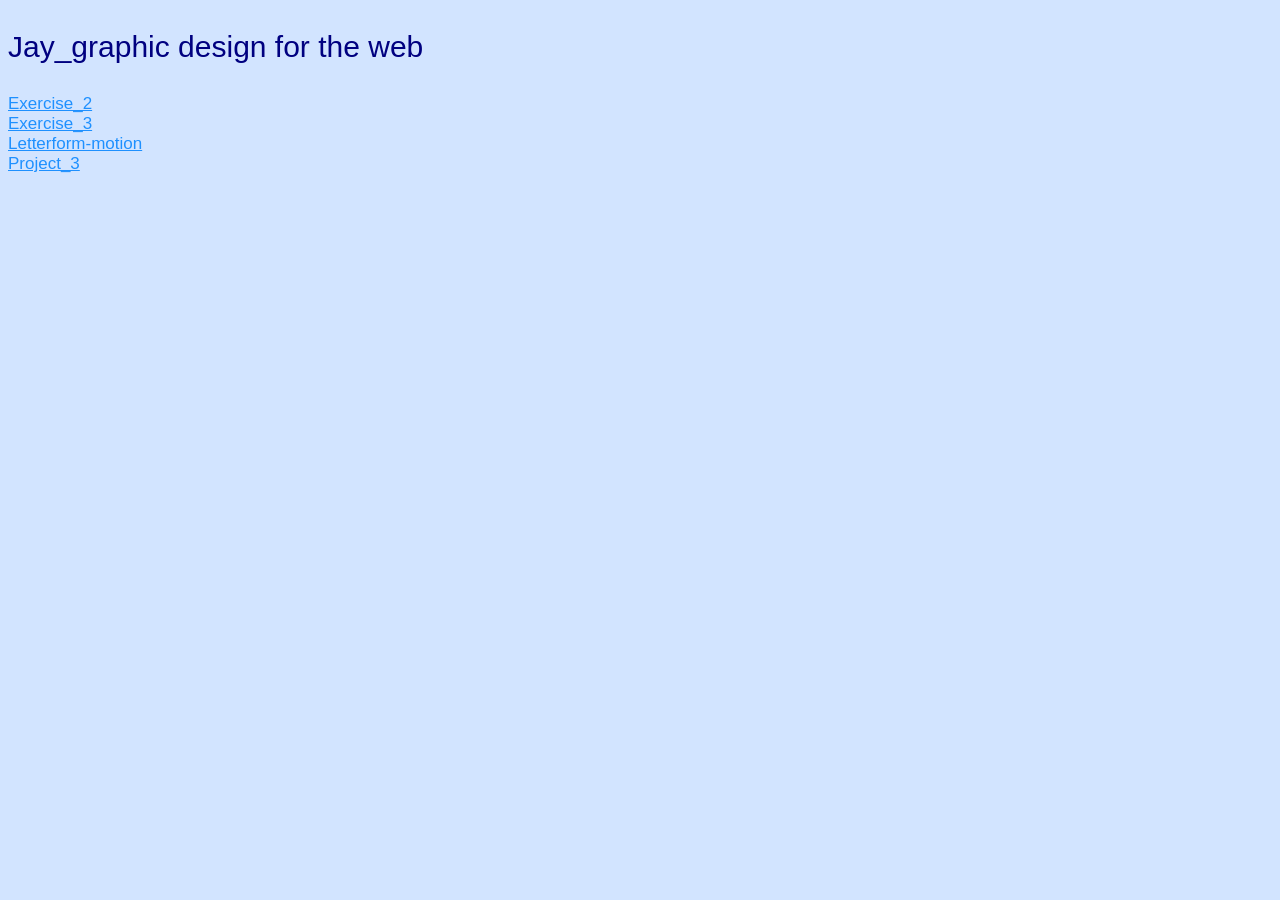
<file: index.html>
<!doctype html>
<html lang="en-US">
  <head>
    <meta charset="utf-8" />
    <meta name="viewport" content="width=device-width" />
    <title>jay page</title>
    <style>
      .exercise {
        font-family: 'Gill Sans', sans-serif;
        font-size: 17px;
        color:dodgerblue;
      }
    </style>
  </head>
  <body style="background-color: rgb(210, 228, 255);">
    <P style="color: navy;
    font-family: 'Gill Sans', sans-serif;
    font-size: 30px;">Jay_graphic design for the web</P>
    <a class="exercise" href="exercise_2/index.html">Exercise_2</a>
    <br>
    <a class="exercise" href="exercise_3/index.html">Exercise_3</a>
    <br>
    <a class="exercise" href="letterform_motion/index.html">Letterform-motion</a>
    <br>
    <a class="exercise" href="project_3/index.html">Project_3</a>
  </body>
</html>
</file>
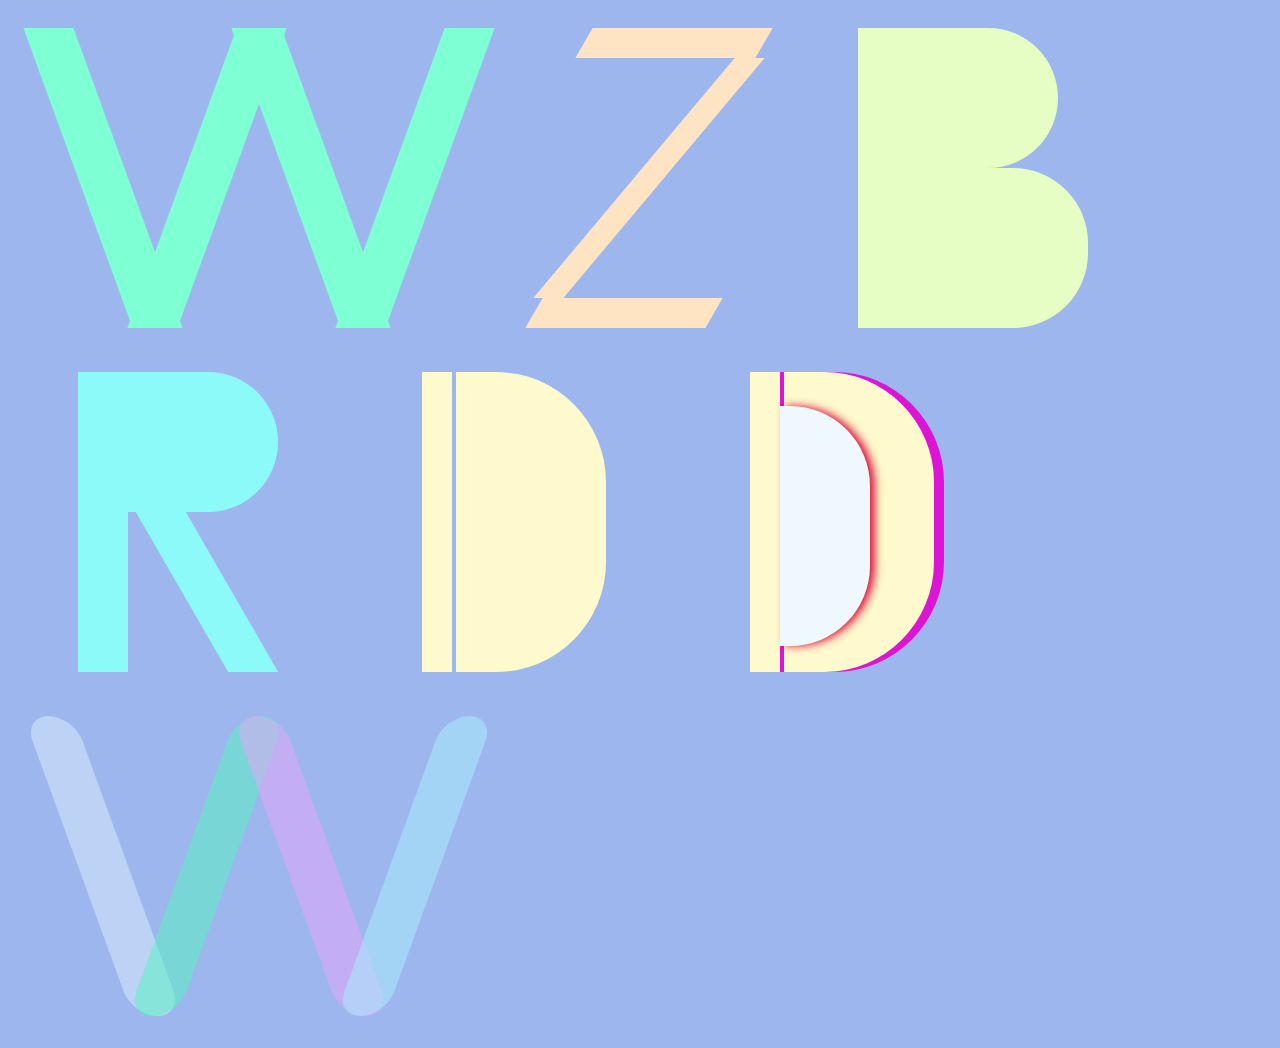
<file: exercise_3/index.html>
<!DOCTYPE html><!--document type declaration-->
<html>
    <head><!-- a container for metadata -->
        <meta charset="utf-8"><!--charset: character encoding capable of encoding all characters on the web  -->
        <meta http-equiv="X-UA-Compatible" content="IE=edge,chrome=1"><!--for browser compatibility: choose rendering engine to view the page in an correct view (for old ver. IE)  -->
        <title></title><!--declaring the title, or name, of the HTML document. displayed in the browser's title bar-->
        <meta name="description" content=""><!--keywords/snippet for search engines-->
        <meta name="viewport" content="width=device-width"><!--the browser will (probably) render the width of the page at the width of its own screen -->
        <link rel="stylesheet" href="../exercise_3/style.css">
    </head>
    <body><!--all the contents of an HTML document goes here-->
        <div class="shapeone"></div>
        <div class="shapetwo"></div>
        <div class="shapethree"></div>
        <div class="shapefour"></div>
        <div class="shapefive"></div>
        <div class="shapesix"></div>
        <div class="shapeeight"></div>
        <div class="w">
            <div class="wone"></div>
            <div class="wtwo"></div>
            <div class="wthree"></div>
            <div class="wfour"></div>
        </div>
        <div class="z">
            <div class="zone"></div>
            <div class="ztwo"></div>
            <div class="zthree"></div>
        </div>
        <div class="b">
            <div class="bone"></div>
            <div class="btwo"></div>
        </div>
        <div class="r">
            <div class="rone"></div>
            <div class="rtwo"></div>
            <div class="rthree"></div>
        </div>
        <div class="d">
            <div class="done"></div>
            <div class="dtwo"></div>
        </div>
        <div class="dwhole">
            <div class="dtwotwo">
                 <div class="dtwoone"></div>
                <div class="dtwotwotwo"></div>
            </div>
            <div class="din"></div>
        </div>
        <div class="wsecond">
            <div class="wtwoone"></div>
            <div class="wtwotwo"></div>
            <div class="wtwothree"></div>
            <div class="wtwofour"></div>
        </div>
      </body>
</html>
</file>
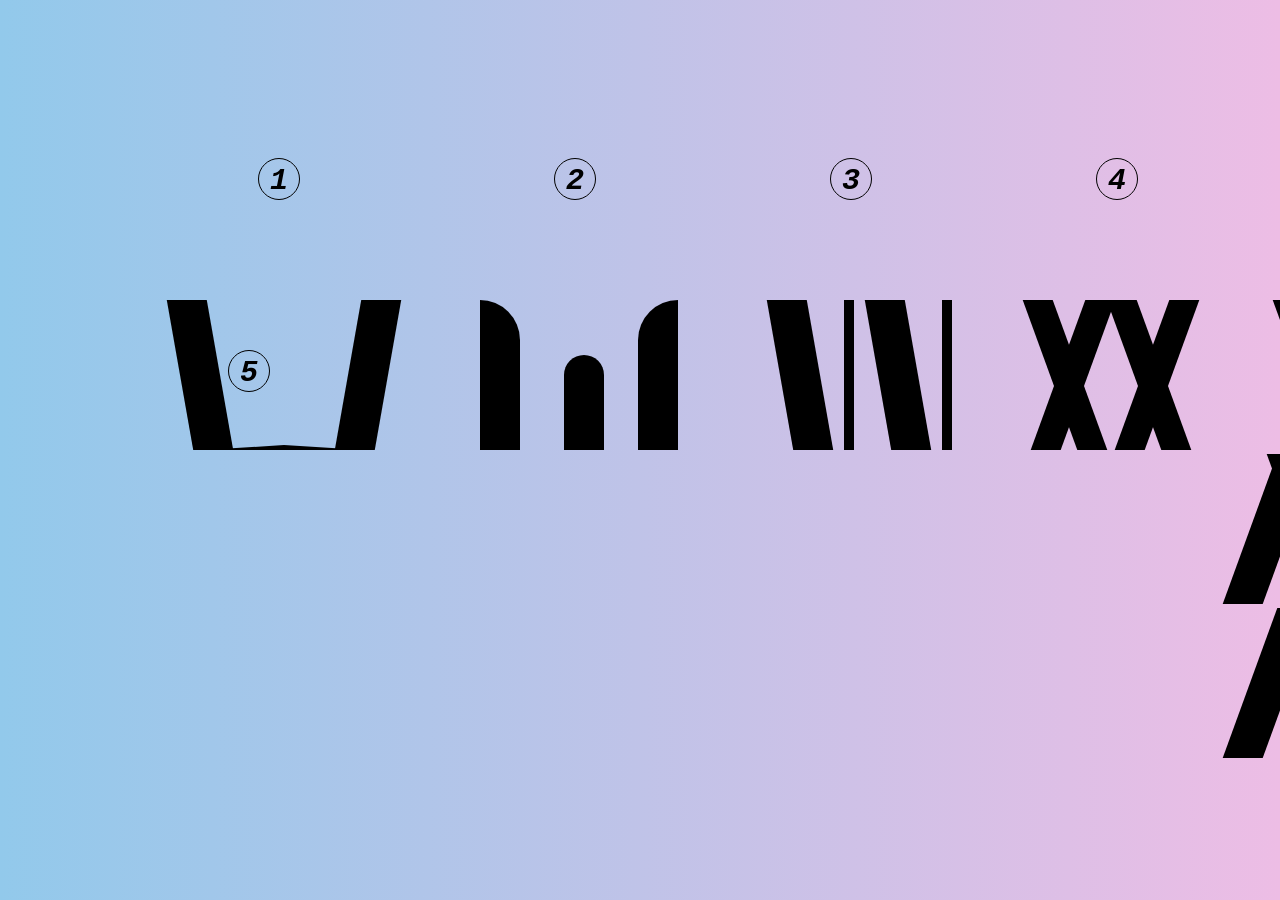
<file: letterform_motion/index.html>
<!DOCTYPE html><!--document type declaration-->
<html>
    <head><!-- a container for metadata -->
        <meta charset="utf-8"><!--charset: character encoding capable of encoding all characters on the web  -->
        <meta http-equiv="X-UA-Compatible" content="IE=edge,chrome=1"><!--for browser compatibility: choose rendering engine to view the page in an correct view (for old ver. IE)  -->
        <title></title><!--declaring the title, or name, of the HTML document. displayed in the browser's title bar-->
        <meta name="description" content=""><!--keywords/snippet for search engines-->
        <meta name="viewport" content="width=device-width"><!--the browser will (probably) render the width of the page at the width of its own screen -->
        <link rel="stylesheet" href="../letterform_motion/style.css">
    </head>
    <body>
        <div class="button">1</div>
        <div class="buttontwo">2</div>
        <div class="buttonthree">3</div>
        <div class="buttonfour">4</div>
        <div class="buttonfive">5</div>
        <div class="wonegroup">
            <div class="woneleft"></div>
            <div class="wonebottomone"></div>
            <div class="woneright"></div>
        </div>
        <div class="wtwogroup">
            <div class="wtwoleft"></div>
            <div class="wtwomiddle"></div>
            <div class="wtworight"></div>
            <div class="wtwobottom"></div>
        </div>
        <div class="wthreegroup">
            <div class="wthreefirst"></div>
            <div class="wthreesecond"></div>
            <div class="wthreethird"></div>
            <div class="wthreeforth"></div>
        </div>
        <div class="wfourgroup">
            <div class="wfourgroupone">
                <div class="wfourone"></div>
                <div class="wfourtwo"></div>
            </div>
            <div class="wfourgrouptwo">
                <div class="wfourthree"></div>
                <div class="wfourfour"></div>
            </div>
        </div>
        <div class="wfivegroup">
            <div class="wfiveone"></div>
            <div class="wfivetwo"></div>
            <div class="wfivethree"></div>
            <div class="wfivefour"></div>
        </div>
        <div class="onecode">
            width: 40px;<br>
            height: 150px;<br>
            background-color:black;<br>
            display: inline-block;<br>
            transform: skewX(10deg);<br>
            margin-left: 30px;<br>
            width: 0;<br> 
            height: 0;<br> 
            border-left: 80px solid transparent;<br>
            border-right: 80px solid transparent;<br>
            border-bottom: 5px solid black;<br>
            display: inline-block;<br>
            margin-left: -20px;<br>
            transition-property: border-bottom;<br>
            transition-duration: 0.3s;<br>
            transition-timing-function: ease-in;<br>
            transition-delay: 0.2s;<br>
            width: 40px;<br>
            background-color:black;<br>
            display: inline-block;<br>
            margin-left: -20px;<br>
            transform: skewX(-10deg)<br>
        </div>
        <div class="twocode">
            width: 40px;<br>
            height: 150px;<br>
            border-radius: 0px 40px 0px 0px;<br>
            background-color: black;<br>
            display: inline-block;<br>
            margin-left: 30px;<br>
            z-index: 0;<br>
            height: 95px;<br>
            background-color: black;<br>
            display: inline-block;<br>
            margin-left: 40px;<br>
            border-radius: 40px 40px 0px 0px ;<br>
            z-index: 0;<br>
            width: 40px;<br>
            height: 150px;<br>
            border-radius: 40px 0px 0px 0px;<br>
            background-color: black;<br>
            display: inline-block;<br>
            margin-left: 30px;<br>
            z-index: 0;<br>
            width: 40px;<br>
            height: 30px;<br>
            background-color: transparent;<br>
            position: relative;<br>
            left: -200px;<br>
            display: inline-block;<br>
            transition-property: background-color;<br>
            transition-duration: 0.3s;<br>
            transition-timing-function: ease-in;<br>
            transition-delay: 0.2s;<br>
            width: 160px;<br>
        </div>
        <div class="threecode">
            height: 150px;<br>
            background-color: black;<br>
            display: inline-block;<br>
            margin-left: 30px;<br>
            transform: skewX(10deg);<br>
            width: 10px;<br>
            height: 150px;<br>
            background-color: black;<br>
            display: inline-block;<br>
            transform: skewX(-10deg);<br>
            transform: translateX(0px);<br>
            margin-left: 20px;<br>
            animation-name: threemove;<br>
            animation-duration: 5s;<br>
            animation-timing-function: linear;<br>
            animation-iteration-count: infinite;<br>
            animation-direction: normal;<br>
            animation-play-state: running;<br>
            animation-fill-mode: none;<br>
            width: 40px;<br>
            height: 150px;<br>
            background-color: black;<br>
            display: inline-block;<br>
            margin-left: 20px;<br>
            transform: skewX(10deg);<br>
            width: 10px;<br>
            height: 150px;<br>
            background-color: black;<br>
            display: inline-block;<br>
            transform: skewX(-10deg);<br>
            transform: translateX(0px);<br>
            margin-left: 20px;<br>
            animation-name: threemove;<br>
            animation-duration: 4s;<br>
            animation-timing-function: linear;<br>
            animation-iteration-count: infinite;<br>
            animation-direction: normal;<br>
            animation-play-state: running;<br>
            animation-fill-mode: none;<br>
            width: 40px;
        </div>
        <div class="fourcode">
            height: 150px;<br>
            background-color: black;<br>
            display: inline-block;<br>
            transform: skewX(20deg);<br>
            margin-left: 50px;<br>
            width: 30px;<br>
            height: 150px;<br>
            background-color: black;<br>
            display: inline-block;<br>
            transform: skewX(20deg);<br>
            margin-left: 50px;<br>
            width: 30px;<br>
            height: 150px;<br>
            background-color: black;<br>
            display: inline-block;<br>
            transform: skewX(-20deg);<br>
            margin-left: 50px;<br>
            width: 30px;<br>
            height: 150px;<br>
            background-color: black;<br>
            display: inline-block;<br>
            transform: skewX(-20deg);<br>
            margin-left: 50px;<br>
            display: inline-block;<br>
            animation-name: fourmovetwo;<br>
            animation-duration: 6s;<br>
            animation-timing-function: linear;<br>
            animation-iteration-count: infinite;<br>
            animation-direction: normal;<br>
            animation-play-state: running;<br>
            animation-fill-mode: none;<br>
            display: inline-block;<br>
            margin-left: -160px;<br>
            z-index: 10;<br>
            animation-name: fourmove;<br>
            animation-duration: 6s;<br>
            animation-timing-function: linear;<br>
            animation-iteration-count: infinite;<br>
            animation-direction: normal;<br>
            animation-play-state: running;<br>
            animation-fill-mode: none;<br>
            width: 30px;<br>
        </div>
        <div class="fivecode">
            height: 150px;<br>
            transform: skewX(20deg);<br>
            background-color: black;<br>
            display: inline-block;<br>
            margin-left: 50px;<br>
            width: 40px;<br>
            height: 150px;<br>
            transform: skewX(-20deg);<br>
            background-color: black;<br>
            display: inline-block;<br>
            margin-left: 0px;<br>
            width: 40px;<br>
            height: 150px;<br>
            transform: skewX(20deg);<br>
            background-color: black;<br>
            display: inline-block;<br>
            margin-left: 0px;<br>
            width: 40px;<br>
            height: 150px;<br>
            transform: skewX(-20deg);<br>
            background-color: black;<br>
            display: inline-block;<br>
            margin-left: 0px;<br>
            width: 40px;<br>
        </div>
    </body>
    <script src="jquery-3.7.1.min.js"></script>
    <script src="script.js"></script>
</html>
</file>
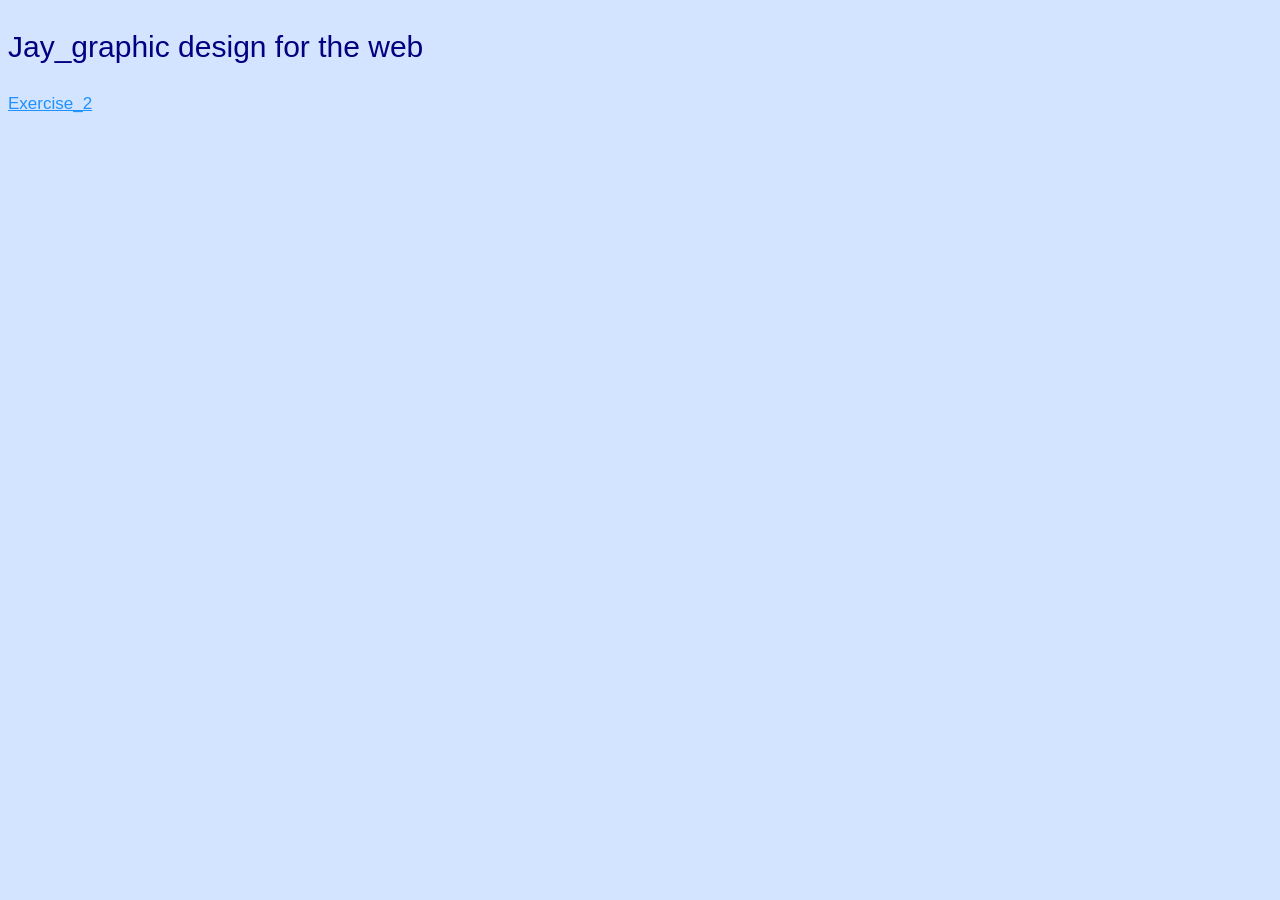
<file: index-1.html>
<!doctype html>
<html lang="en-US">
  <head>
    <meta charset="utf-8" />
    <meta name="viewport" content="width=device-width" />
    <title>jay page</title>
    <style>
      .exercise {
        font-family: 'Gill Sans', sans-serif;
        font-size: 17px;
        color:dodgerblue;
      }
    </style>
  </head>
  <body style="background-color: rgb(210, 228, 255);">
    <P style="color: navy;
    font-family: 'Gill Sans', sans-serif;
    font-size: 30px;">Jay_graphic design for the web</P>
    <a class="exercise" href="exercise_2/index.html">Exercise_2</a>
  </body>
</html>
</file>
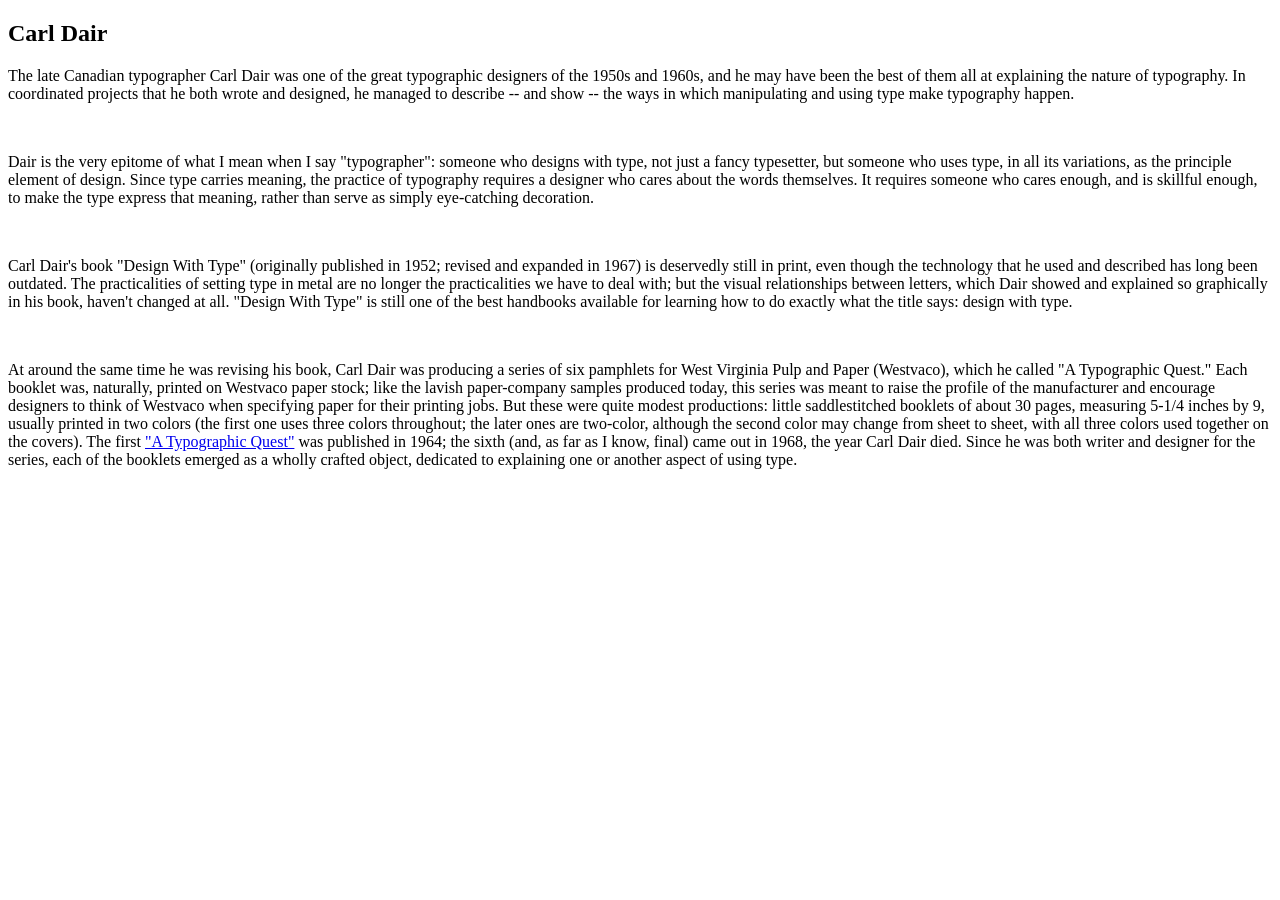
<file: excercise 2/carl dair/dair.html>
<!DOCTYPE html><!--document type declaration-->
<html>
    <head><!-- a container for metadata -->
        <meta charset="utf-8"><!--charset: character encoding capable of encoding all characters on the web  -->
        <meta http-equiv="X-UA-Compatible" content="IE=edge,chrome=1"><!--for browser compatibility: choose rendering engine to view the page in an correct view (for old ver. IE)  -->
        <title></title><!--declaring the title, or name, of the HTML document. displayed in the browser's title bar-->
        <meta name="description" content=""><!--keywords/snippet for search engines-->
        <meta name="viewport" content="width=device-width"><!--the browser will (probably) render the width of the page at the width of its own screen -->
    </head>
    <body><!--all the contents of an HTML document goes here-->
        <h2>Carl Dair</h2>
        <p>The late Canadian typographer Carl Dair was one of the great typographic designers of the 1950s and 1960s, 
            and he may have been the best of them all at explaining the nature of typography. In coordinated projects 
            that he both wrote and designed, he managed to describe -- and show -- the ways in which manipulating and using type make typography happen.</p>
        <br>
        <p>Dair is the very epitome of what I mean when I say "typographer": someone who designs with type, not just a 
            fancy typesetter, but someone who uses type, in all its variations, as the principle element of design. 
            Since type carries meaning, the practice of typography requires a designer who cares about the words themselves. 
            It requires someone who cares enough, and is skillful enough, to make the type express that meaning, 
            rather than serve as simply eye-catching decoration.</p>
        <br>    
        <p>Carl Dair's book "Design With Type" (originally published in 1952; revised and expanded in 1967) is deservedly 
            still in print, even though the technology that he used and described has long been outdated. The practicalities of 
            setting type in metal are no longer the practicalities we have to deal with; but the visual relationships between letters, 
            which Dair showed and explained so graphically in his book, haven't changed at all. "Design With Type" is still one of 
            the best handbooks available for learning how to do exactly what the title says: design with type.</p>
         <br>   
        <p>At around the same time he was revising his book, Carl Dair was producing a series of six pamphlets for West Virginia Pulp 
            and Paper (Westvaco), which he called "A Typographic Quest." Each booklet was, naturally, printed on Westvaco paper stock; 
            like the lavish paper-company samples produced today, this series was meant to raise the profile of the manufacturer 
            and encourage designers to think of Westvaco when specifying paper for their printing jobs. But these were quite modest 
            productions: little saddlestitched booklets of about 30 pages, measuring 5-1/4 inches by 9, usually printed in two colors 
            (the first one uses three colors throughout; the later ones are two-color, although the second color may change from sheet to sheet, 
            with all three colors used together on the covers). The first 
            <a href="Harmony/harmony.html">"A Typographic Quest"</a> 
            was published in 1964; the sixth 
            (and, as far as I know, final) came out in 1968, the year Carl Dair died. Since he was both writer and designer for the series, 
            each of the booklets emerged as a wholly crafted object, dedicated to explaining one or another aspect of using type.</p>
    </body>
</html>
</file>
<file: exercise_3/style.css>
@font-face {
    font-family: 'Gill Sans';
    src: url('GillSansStd.otf') format('opentype');
}
body{
    background-color: rgb(157, 183, 238);
}
.wone{
    width: 50px;
    height: 300px;
    margin-left: 50px;
    background-color: aquamarine;
    transform: skewX(20deg);
    display: inline-block;
}
.wtwo{
    width: 50px;
    height: 300px;
    margin-left: 50px;
    background-color: aquamarine;
    transform: skewX(-20deg);
    display: inline-block;
}
.wthree{
    width: 50px;
    height: 300px;
    margin-left: 50px;
    background-color: aquamarine;
    transform: skewX(20deg);
    display: inline-block;
}
.wfour{
    width: 50px;
    height: 300px;
    margin-left: 50px;
    margin-right: 50px;
    background-color: aquamarine;
    transform: skewX(-20deg) ;
    display: inline-block;
}
.zone{
    width: 180px;
    height: 30px;
    transform: skewX(-30deg);
    background-color: bisque;
    margin-left: 50px;
}
.ztwo{
    width: 30px;
    height: 240px;
    transform: skewX(-40deg);
    background-color: bisque;
    margin-left: 100px;
}
.zthree{
    width: 180px;
    height: 30px;
    transform: skewX(-30deg);
    background-color: bisque;
    margin-right: 50px;
    display: inline-block;
}
.bone{
    width: 200px;
    height: 140px;
    background-color: rgb(230, 253, 196);
    border-radius: 0px 75px 75px 0px;
    margin-left: 50px;
}
.btwo {
    width: 230px;
    height: 160px;
    background-color: rgb(230, 253, 196);
    border-radius: 0px 75px 75px 0px;
    margin-left: 50px;
    margin-right: 50px;
    display: inline-block;
}
.rone{
    width: 200px;
    height: 140px;
    background-color: rgb(141, 250, 250);
    border-radius: 0px 75px 75px 0px;
    margin-left: 50px;
    margin-right: 50px;
}
.rtwo{
    width: 50px;
    height: 160px;
    background-color:rgb(141, 250, 250) ;
    display: inline-block;
    margin-left: 50px;
}
.rthree{
    width: 50px;
    height: 160px;
    background-color:rgb(141, 250, 250) ;
    transform: skewX(30deg);
    margin-left: 50px;
    display: inline-block;
}
.done{
    width: 30px;
    height: 300px;
    background-color: lemonchiffon;
    margin-left: 50px;
    display: inline-block;
}
.dtwo{
    width: 150px;
    height: 300px;
    background-color: lemonchiffon ;
    border-radius: 0px 110px 110px 0px;
    display: inline-block;
    margin-right: 50px;
}
.dtwoone{
    width: 30px;
    height: 300px;
    background-color: lemonchiffon;
    margin-left: 50px;
    z-index: 0;
    display: inline-block;
}
.dtwotwotwo{
    width: 150px;
    height: 300px;
    background-color: lemonchiffon ;
    border-radius: 0px 110px 110px 0px;
    display: inline-block;
    z-index: 5;
    margin-right: 50px;
}
.din{
    width: 90px;
    height: 240px;
    border-radius: 0px 80px 80px 0px;
    background-color: aliceblue;
    z-index: 10;
    filter: drop-shadow(5px 0px 4px crimson);
    position: absolute;
    margin-left: 80px;
    margin-top: -270px;
}
.wtwoone{
    width: 50px;
    height: 300px;
    transform: skewX(20deg);
    border-radius: 25px;
    margin-left: 50px;
    background-color: rgb(220, 240, 255);
    opacity: .5;
    display: inline-block;
}
.wtwotwo{
    width: 50px;
    height: 300px;
    border-radius: 25px;
    margin-left: 50px;
    background-color: rgb(84, 245, 191);
    transform: skewX(-20deg);
    opacity: .5;
    display: inline-block;
}
.wtwothree{
    width: 50px;
    height: 300px;
    border-radius: 25px;
    margin-left: 50px;
    background-color: rgb(234, 164, 250);
    transform: skewX(20deg) ;
    opacity: .5;
    display: inline-block;
}
.wtwofour{
    width: 50px;
    height: 300px;
    border-radius: 25px;
    margin-left: 50px;
    background-color: rgb(169, 242, 255);
    transform: skewX(-20deg);
    opacity: .5;
    display: inline-block;
    margin-right: 50px;
}
.w, .b, .z, .r, .d, .dwhole, .wsecond{
    display: inline-block;
    margin: 20px;
}
.dtwotwo{
    filter: drop-shadow(10px 0px 0px rgb(220, 20, 213));
}
</file>
<file: letterform_motion/style.css>
body{
    background-image: linear-gradient(to right, rgb(146, 201, 235) , rgb(237, 189, 229));
}
.woneleft{
    width: 40px;
    height: 150px;
    background-color:black;
    display: inline-block;
    transform: skewX(10deg);
    margin-left: 30px;
}
.wonebottomone{
    width: 0; 
    height: 0; 
    border-left: 80px solid transparent;
    border-right: 80px solid transparent;
    border-bottom: 5px solid black;
    display: inline-block;
    margin-left: -20px;
    transition-property: border-bottom;
    transition-duration: 0.3s;
    transition-timing-function: ease-in;
    transition-delay: 0.2s;
}
.wonebottomone:hover {
    border-bottom: 60px solid black;
}
.woneright{
    width: 40px;
    height: 150px;
    background-color:black;
    display: inline-block;
    margin-left: -20px;
    transform: skewX(-10deg);
}
.wtwobottom:hover{
    background-color: black;
}
.wtwoleft{
    width: 40px;
    height: 150px;
    border-radius: 0px 40px 0px 0px;
    background-color: black;
    display: inline-block;
    margin-left: 30px;
    z-index: 0;
}
.wtwomiddle{
    width: 40px;
    height: 95px;
    background-color: black;
    display: inline-block;
    margin-left: 40px;
    border-radius: 40px 40px 0px 0px ;
    z-index: 0;
}
.wtworight{
    width: 40px;
    height: 150px;
    border-radius: 40px 0px 0px 0px;
    background-color: black;
    display: inline-block;
    margin-left: 30px;
    z-index: 0;
}
.wtwobottom{
    width: 160px;
    height: 30px;
    background-color: transparent;
    position: relative;
    left: -200px;
    display: inline-block;
    transition-property: background-color;
    transition-duration: 0.3s;
    transition-timing-function: ease-in;
    transition-delay: 0.2s;
}
@keyframes threemove {
    0% {
        height: 0px;
        transform: translateX(-5px);
        transform: skewX(-10deg);
    }
    50% {
        height: 150px;
        transform: translateX(0px);
        transform: skewX(-10deg);
    }
    100% {
        height: 0px;
        transform: translateX(-5px);
        transform: skewX(-10deg);
    }
}
.wthreefirst{
    width: 40px;
    height: 150px;
    background-color: black;
    display: inline-block;
    margin-left: 30px;
    transform: skewX(10deg);
}
.wthreesecond{
    width: 10px;
    height: 150px;
    background-color: black;
    display: inline-block;
    transform: skewX(-10deg);
    transform: translateX(0px);
    margin-left: 20px;
    animation-name: threemove;
    animation-duration: 5s;
    animation-timing-function: linear;
    animation-iteration-count: infinite;
    animation-direction: normal;
    animation-play-state: running;
    animation-fill-mode: none;
}
.wthreethird{
    width: 40px;
    height: 150px;
    background-color: black;
    display: inline-block;
    margin-left: 20px;
    transform: skewX(10deg);
}
.wthreeforth{
    width: 10px;
    height: 150px;
    background-color: black;
    display: inline-block;
    transform: skewX(-10deg);
    transform: translateX(0px);
    margin-left: 20px;
    animation-name: threemove;
    animation-duration: 4s;
    animation-timing-function: linear;
    animation-iteration-count: infinite;
    animation-direction: normal;
    animation-play-state: running;
    animation-fill-mode: none;
}
@keyframes fourmove {
    0% {
        transform: translateX(0px);
    }
    50% {
        transform: translateX(35px);
    }
    100% {
        transform: translateX(0px);
    }
}
@keyframes fourmovetwo {
    0% {
        transform: translateX(0px);
    }
    50% {
        transform: translateX(-35px);
    }
    100% {
        transform: translateX(0px);
    }
}

.wfourone{
    width: 30px;
    height: 150px;
    background-color: black;
    display: inline-block;
    transform: skewX(20deg);
    margin-left: 50px;
}
.wfourtwo{
    width: 30px;
    height: 150px;
    background-color: black;
    display: inline-block;
    transform: skewX(20deg);
    margin-left: 50px;
}
.wfourthree{
    width: 30px;
    height: 150px;
    background-color: black;
    display: inline-block;
    transform: skewX(-20deg);
    margin-left: 50px;
}
.wfourfour{
    width: 30px;
    height: 150px;
    background-color: black;
    display: inline-block;
    transform: skewX(-20deg);
    margin-left: 50px;
}
.wfourgroupone{
    display: inline-block;
    animation-name: fourmovetwo;
    animation-duration: 6s;
    animation-timing-function: linear;
    animation-iteration-count: infinite;
    animation-direction: normal;
    animation-play-state: running;
    animation-fill-mode: none;
}
.wfourgrouptwo{
    display: inline-block;
    margin-left: -160px;
    z-index: 10;
    animation-name: fourmove;
    animation-duration: 6s;
    animation-timing-function: linear;
    animation-iteration-count: infinite;
    animation-direction: normal;
    animation-play-state: running;
    animation-fill-mode: none;
}
.wfiveone{
    width: 40px;
    height: 150px;
    transform: skewX(20deg);
    background-color: black;
    display: inline-block;
    margin-left: 50px;
}
.wfivetwo{
    width: 40px;
    height: 150px;
    transform: skewX(-20deg);
    background-color: black;
    display: inline-block;
    margin-left: 0px;
}
.wfivethree{
    width: 40px;
    height: 150px;
    transform: skewX(20deg);
    background-color: black;
    display: inline-block;
    margin-left: 0px;
}
.wfivefour{
    width: 40px;
    height: 150px;
    transform: skewX(-20deg);
    background-color: black;
    display: inline-block;
    margin-left: 0px;
}
.wfivegroup{
    display: inline-block;
    transform: translate(0px 0px);
    transition-duration: 0.3s;
    transition-timing-function: ease-in;
    transition-delay: 0.2s;
}
.wfivegroup:hover{
    filter: drop-shadow(20px 0px 0px #d66f87);
    transform: translate(-20px);
}
.wonegroup, .wtwogroup, .wthreegroup, .wfourgroup, .wfivegroup{
    display: inline-block;
    position: absolute;
    top: 300px;
}
.wonegroup{
    position: absolute;
    left: 150px;
}
.wtwogroup{
    position: absolute;
    left: 450px;
}
.wthreegroup{
    position: absolute;
    left: 750px;
}
.wfourgroup{
    position: absolute;
    left: 1000px;
}
.wfivegroup{
    position: absolute;
    left: 1250px;
}
.button, .buttontwo, .buttonthree, .buttonfour, .buttonfive{
    font-size: 30px;
    font-weight: bold;
    font-style: oblique;
    font-family: 'Courier New', Courier, monospace;
    color: black;
    border: 1px solid black;
    width: 30px;
    height: 30px;
    padding: 5px;
    border-radius: 30px;
    margin-top: 150px;
    text-align: center;
    display: inline-block;
}
.button{
    margin-left: 250px;
}
.buttontwo{
    margin-left: 250px;
}
.buttonthree{
    margin-left: 230px;
}
.buttonfour{
    margin-left: 220px;
}
.buttonfive{
    margin-left: 220px;
}
.button:hover{
    color: white;
    background-color: black;
}
.buttontwo:hover{
    color: white;
    background-color: black;
}
.buttonthree:hover{
    color: white;
    background-color: black;
}
.buttonfour:hover{
    color: white;
    background-color: black;
}
.buttonfive:hover{
    color: white;
    background-color: black;
}
.onecode{
    font-size: 10px;
    position: absolute;
    display: none;
    font-family: 'Courier New', Courier, monospace;
    margin-left: 180px;
    border: 2px black;
    margin-top: 80px;
}
.twocode{
    font-size: 10px;
    position: absolute;
    display: none;
    font-family: 'Courier New', Courier, monospace;
    margin-left: 470px;
    border: 2px black;
    margin-top: 80px;
}
.threecode{
    font-size: 10px;
    position: absolute;
    display: none;
    font-family: 'Courier New', Courier, monospace;
    margin-left: 760px;
    border: 2px black;
    margin-top: 80px;
}
.fourcode{
    font-size: 10px;
    position: absolute;
    display: none;
    font-family: 'Courier New', Courier, monospace;
    margin-left: 1050px;
    border: 2px black;
    margin-top: 80px;
}
.fivecode{
    font-size: 10px;
    position: absolute;
    display: none;
    font-family: 'Courier New', Courier, monospace;
    margin-left: 1340px;
    border: 2px black;
    margin-top: 80px;
}
</file>
